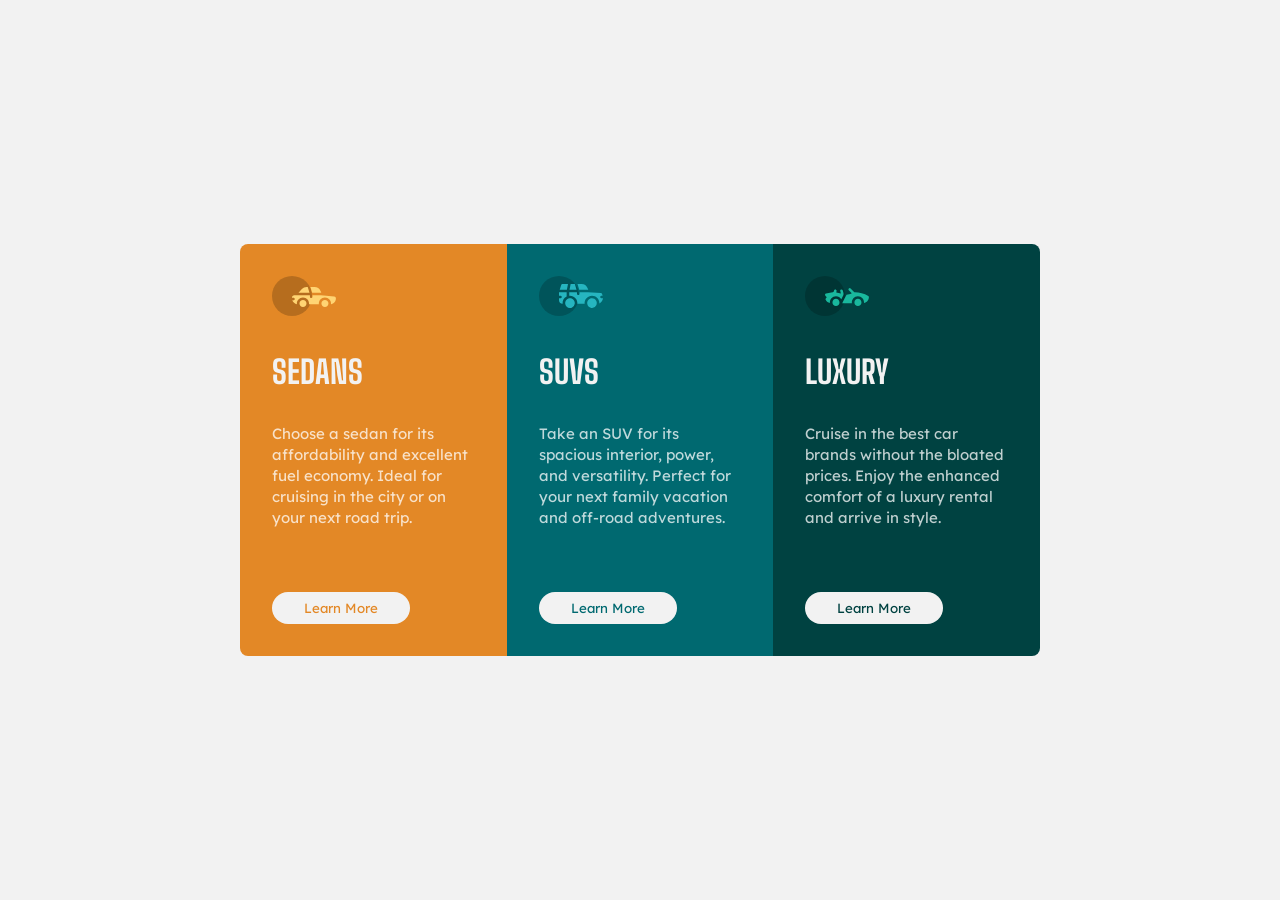
<file: Challenge/3-column-preview-card-component-main/index.html>
<!doctype html>
<html lang="en">
  <head>
    <meta charset="UTF-8" />
    <meta name="viewport" content="width=device-width, initial-scale=1.0" />
    <!-- displays site properly based on user's device -->

    <link
      rel="icon"
      type="image/png"
      sizes="32x32"
      href="./images/favicon-32x32.png"
    />
    <link rel="stylesheet" href="css/style.css">

    <title>Frontend Mentor | 3-column preview card component</title>
  </head>
  <body>
    <section class="container">
      <div class="card-container">
        <div class="card">
          <img src="images/icon-sedans.svg" alt="img" />
          <h2>Sedans</h2>
          <p>
            Choose a sedan for its affordability and excellent fuel economy.
            Ideal for cruising in the city or on your next road trip.
          </p>
          <a href="#">
            <button>learn more</button>
          </a>
        </div>
        <div class="card">
          <img src="images/icon-suvs.svg" alt="img" />
          <h2>SUVs</h2>
          <p>
            Take an SUV for its spacious interior, power, and versatility.
            Perfect for your next family vacation and off-road adventures.
          </p>
          <a href="#">
            <button>learn more</button>
          </a>
        </div>
        <div class="card">
          <img src="images/icon-luxury.svg" alt="img" />
          <h2>Luxury</h2>
          <p>
            Cruise in the best car brands without the bloated prices. Enjoy the
            enhanced comfort of a luxury rental and arrive in style.
          </p>
          <a href="#">
            <button>learn more</button>
          </a>
        </div>
      </div>
    </section>
  </body>
</html>
</file>
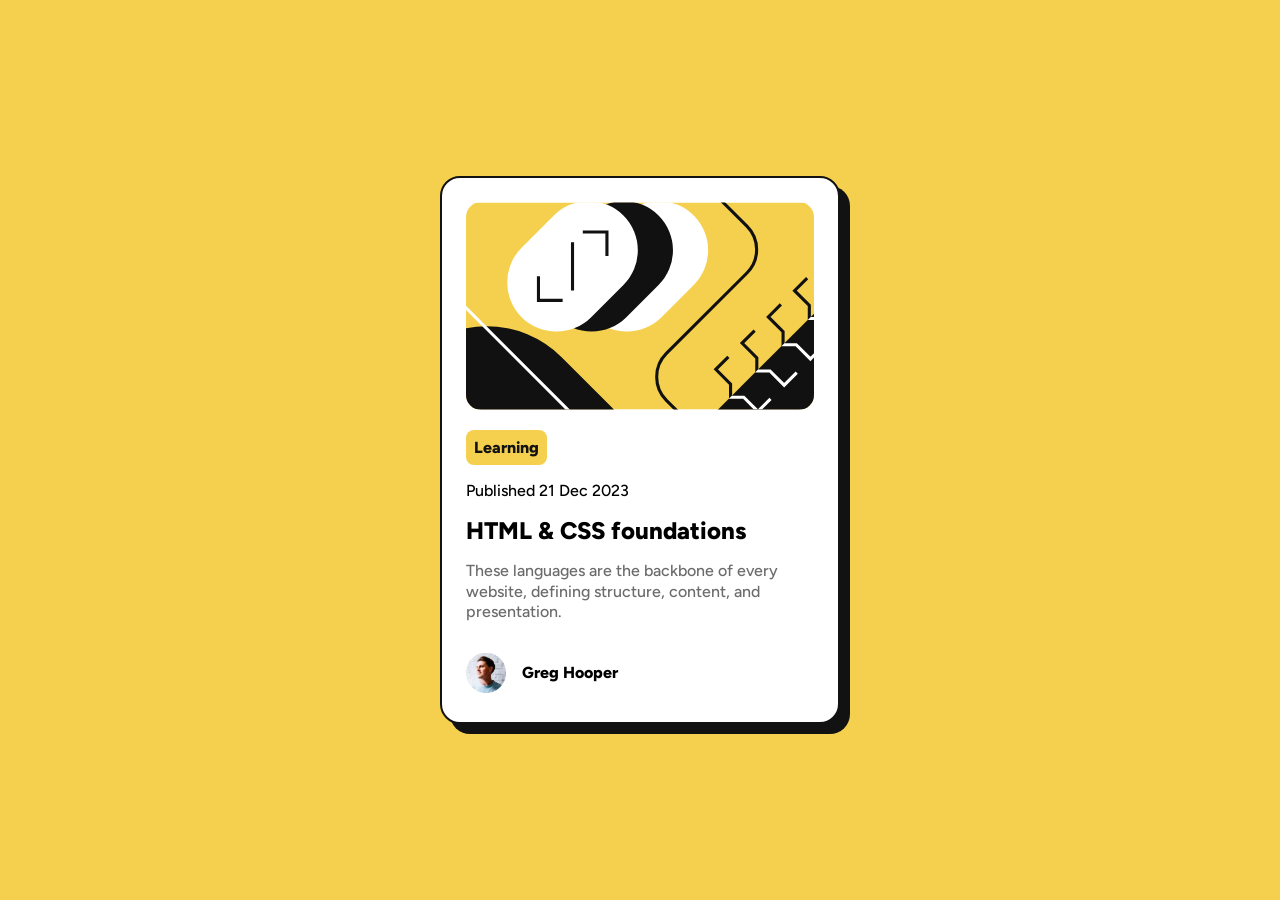
<file: Challenge/blog-preview-card-main/index.html>
<!doctype html>
<html lang="en">
  <head>
    <meta charset="UTF-8" />
    <meta name="viewport" content="width=device-width, initial-scale=1.0" />
    <!-- displays site properly based on user's device -->

    <link
      rel="icon"
      type="image/png"
      sizes="32x32"
      href="./assets/images/favicon-32x32.png"
    />
    <title>Frontend Mentor | Blog preview card</title>
    <link rel="stylesheet" href="assets/css/style.css" />
  </head>
  <body>
    <section class="container">
      <div class="card">
        <img src="assets/images/illustration-article.svg" alt="img" />
        <div class="box">
          <p>Learning</p>
        </div>
        <div class="mini-box">
        <h4>Published 21 Dec 2023</h4>
        <h2>HTML & CSS foundations</h2>
        <p>
          These languages are the backbone of every website, defining structure,
          content, and presentation.
        </p>
        </div>
        <div class="profile">
          <img src="assets/images/image-avatar.webp" alt="img" />
          <p>Greg Hooper</p>
        </div>
      </div>
    </section>
  </body>
</html>
</file>
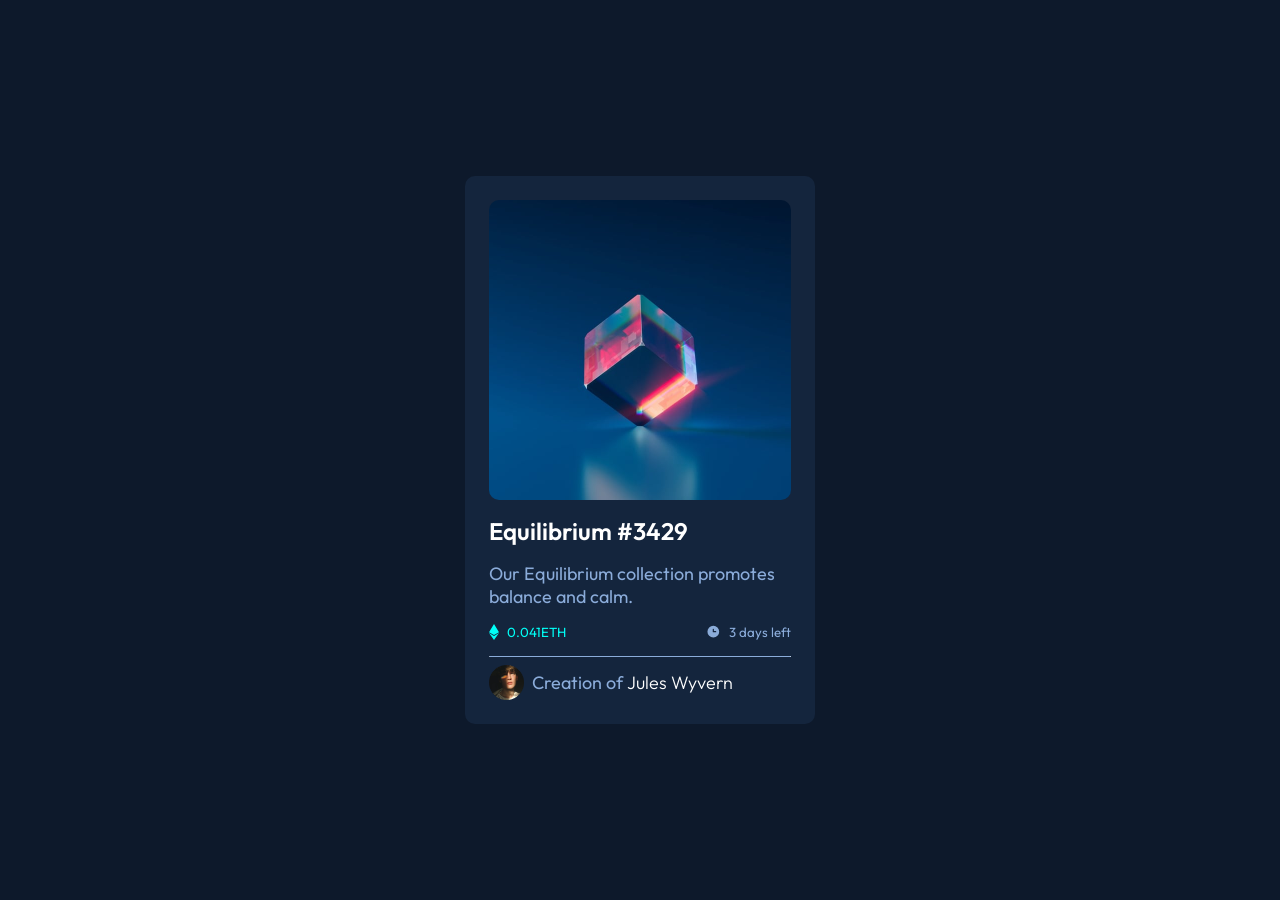
<file: Challenge/nft-preview-card-component-main/index.html>
<!doctype html>
<html lang="en">
  <head>
    <meta charset="UTF-8" />
    <meta name="viewport" content="width=device-width, initial-scale=1.0" />
    <!-- displays site properly based on user's device -->

    <link
      rel="icon"
      type="image/png"
      sizes="32x32"
      href="./images/favicon-32x32.png"
    />

    <title>Frontend Mentor | NFT preview card component</title>
    <link rel="stylesheet" href="css/style.css" />
  </head>
  <body>
    <section class="container">
      <div class="card">
        <div class="box">
        <img src="images/icon-view.svg" alt="img" class="small-img" />
        </div>
        <h2>Equilibrium #3429</h2>
        <p class="description">Our Equilibrium collection promotes balance and calm.</p>
        <div class="item">
          <div class="ethe-item">
          <img src="images/icon-ethereum.svg" alt="icon" />
          <h5>0.041ETH</h5>
          </div>
          <div class="clock-item">
          <img src="images/icon-clock.svg" alt="icon" />
          <h5>3 days left</h5>
          </div>
        </div>
        <hr />
        <div class="profile">
        <img src="images/image-avatar.png" alt="img" />
        <p>Creation of <b>Jules Wyvern</b></p>
        </div>
      </div>
    </section>
  </body>
</html>
</file>
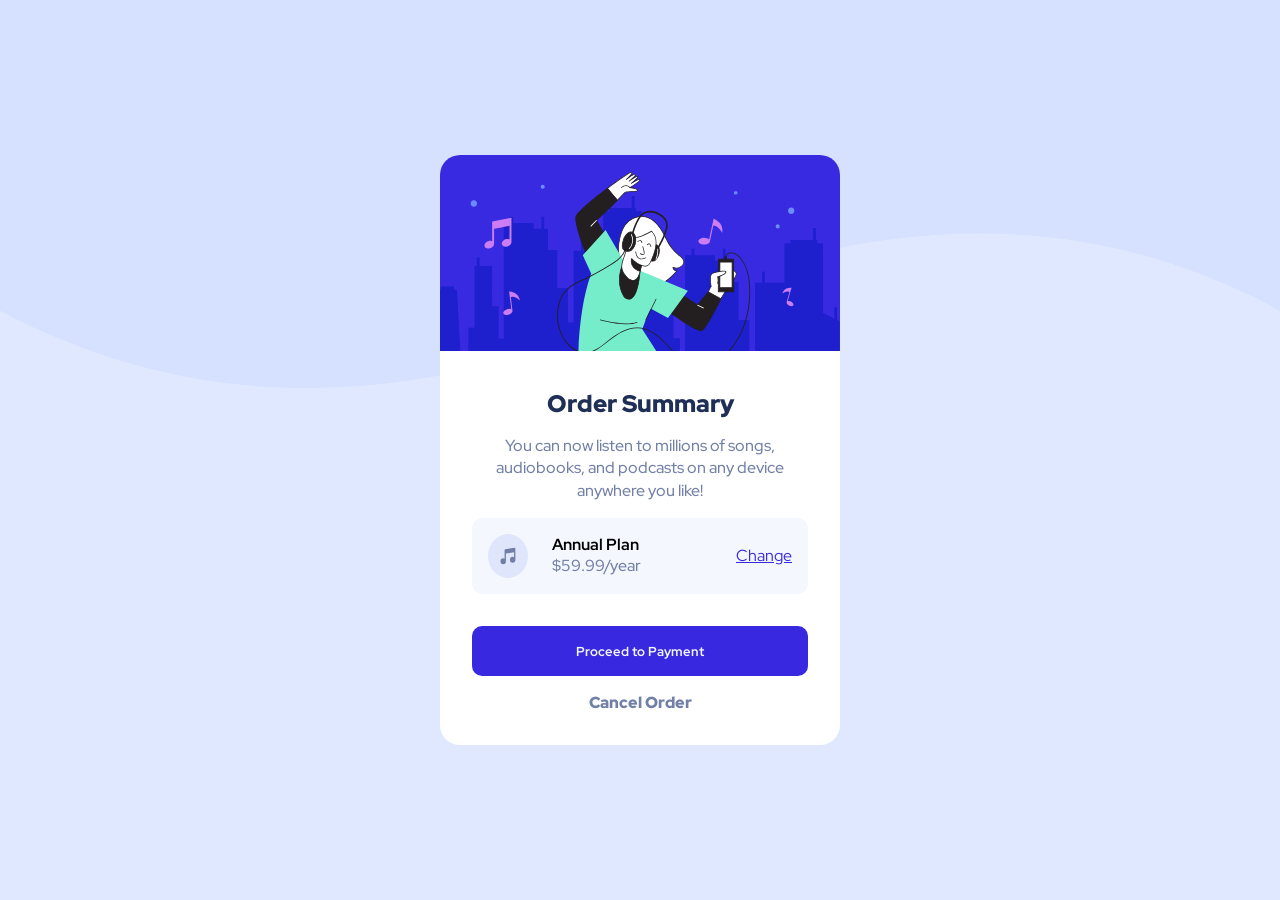
<file: Challenge/order-summary-component-main/index.html>
<!doctype html>
<html lang="en">
  <head>
    <meta charset="UTF-8" />
    <meta name="viewport" content="width=device-width, initial-scale=1.0" />
    <!-- displays site properly based on user's device -->

    <link
      rel="icon"
      type="image/png"
      sizes="32x32"
      href="./images/favicon-32x32.png"
    />

    <title>Frontend Mentor | Order summary card</title>
    <link rel="stylesheet" href="css/style.css" />
  </head>
  <body>
    <section class="container">
      <div class="card">
        <img src="images/illustration-hero.svg" alt="img" />
        <div class="item">
          <h2>Order Summary</h2>
          <p class="description">
            You can now listen to millions of songs, audiobooks, and podcasts on
            any device anywhere you like!
          </p>
          <div class="box">
            <div class="box-price">
              <img src="images/icon-music.svg" alt="icon" />
              <div class="price">
                <h4>Annual Plan</h4>
                <p>$59.99/year</p>
              </div>
            </div>
            <a href="#">Change</a>
          </div>
          <button>Proceed to Payment</button>

          <a href="#" class="cancel">Cancel Order</a>
        </div>
      </div>
    </section>
  </body>
</html>
</file>
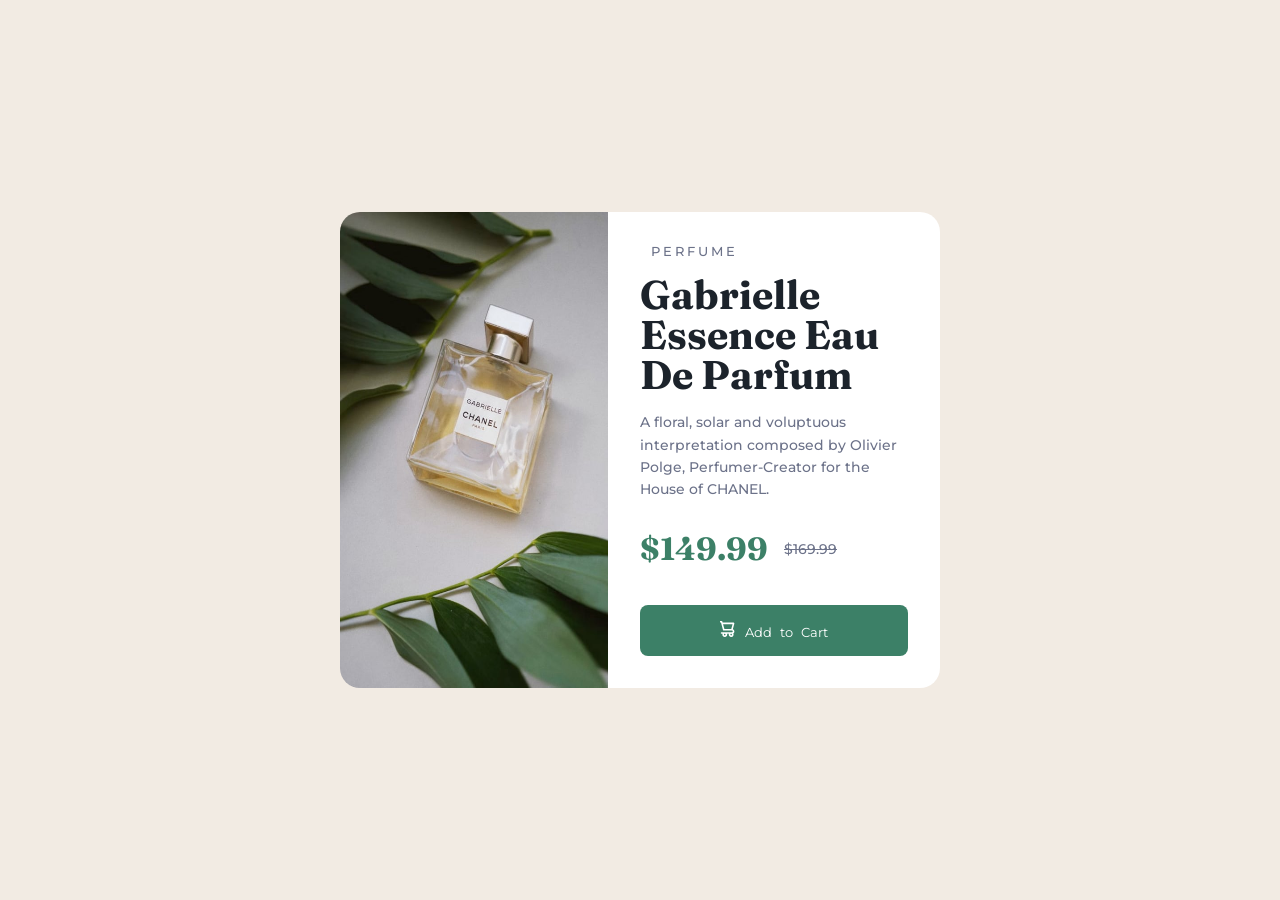
<file: Challenge/product-preview-card-component-main/index.html>
<!doctype html>
<html lang="en">
  <head>
    <meta charset="UTF-8" />
    <meta name="viewport" content="width=device-width, initial-scale=1.0" />
    <!-- displays site properly based on user's device -->

    <link
      rel="icon"
      type="image/png"
      sizes="32x32"
      href="./images/favicon-32x32.png"
    />

    <title>Frontend Mentor | Product preview card component</title>
    <link rel="stylesheet" href="css/style.css">
    </style>
  </head>
  <body>
    <section class="container">
      <div class="card">
        <div class="card-img">
          <img src="images/image-product-desktop.jpg" alt="img" />
        </div>
        <div class="item">
          <h4>Perfume</h4>
          <h2>Gabrielle Essence Eau De Parfum</h2>
          <p>
            A floral, solar and voluptuous interpretation composed by Olivier
            Polge, Perfumer-Creator for the House of CHANEL.
          </p>
          <div class="price">
            <h2>$149.99</h3>
            <p>$169.99</p>
          </div>

          <a href="#"><button><img src="images/icon-cart.svg" alt="icon">Add to Cart</button></a>
        </div>
      </div>
    </section>
  </body>
</html>
</file>
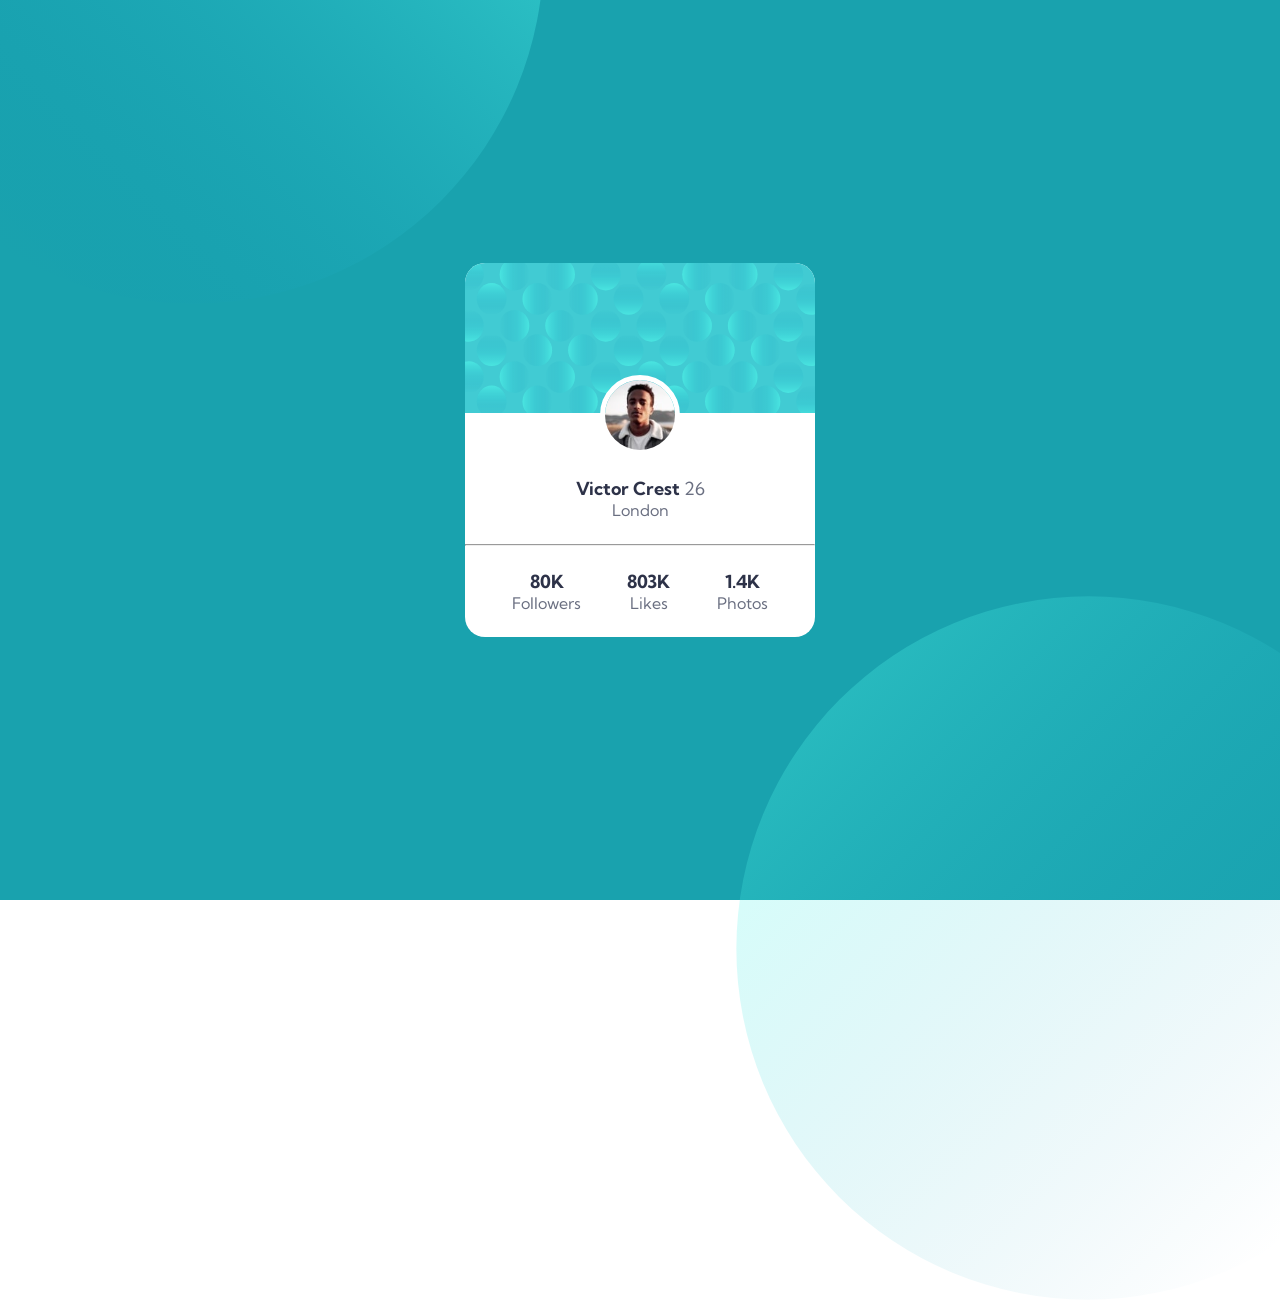
<file: Challenge/profile-card-component-main/index.html>
<!doctype html>
<html lang="en">
  <head>
    <meta charset="UTF-8" />
    <meta name="viewport" content="width=device-width, initial-scale=1.0" />
    <!-- displays site properly based on user's device -->

    <link
      rel="icon"
      type="image/png"
      sizes="32x32"
      href="./images/favicon-32x32.png"
    />

    <title>Frontend Mentor | Profile card component</title>
    <link rel="stylesheet" href="css/style.css" />
  </head>
  <body>
    <section class="container">
      <img src="images/bg-pattern-top.svg" alt="img" class="top-img">
      <img src="images/bg-pattern-bottom.svg" alt="img" class="bottom-img">
      <div class="card">
        <div class="box">
          <img src="images/bg-pattern-card.svg" alt="img" class="box-img"/>
        </div>
        <img src="images/image-victor.jpg" alt="img" class="profile-img" />
        <div class="box2">
        <h2>Victor Crest <b>26</b></h2>
        <p>London</p>
        </div>
        <hr>
        <div class="item">
          <div class="item-msg">
            <h3>80K</h3>
            <p>Followers</p>
          </div>
          <div class="item-msg">
            <h3>803K</h3>
            <p>Likes</p>
          </div>
          <div class="item-msg">
            <h3>1.4K</h3>
            <p>Photos</p>
          </div>
        </div>
      </div>
    </section>
  </body>
</html>
</file>
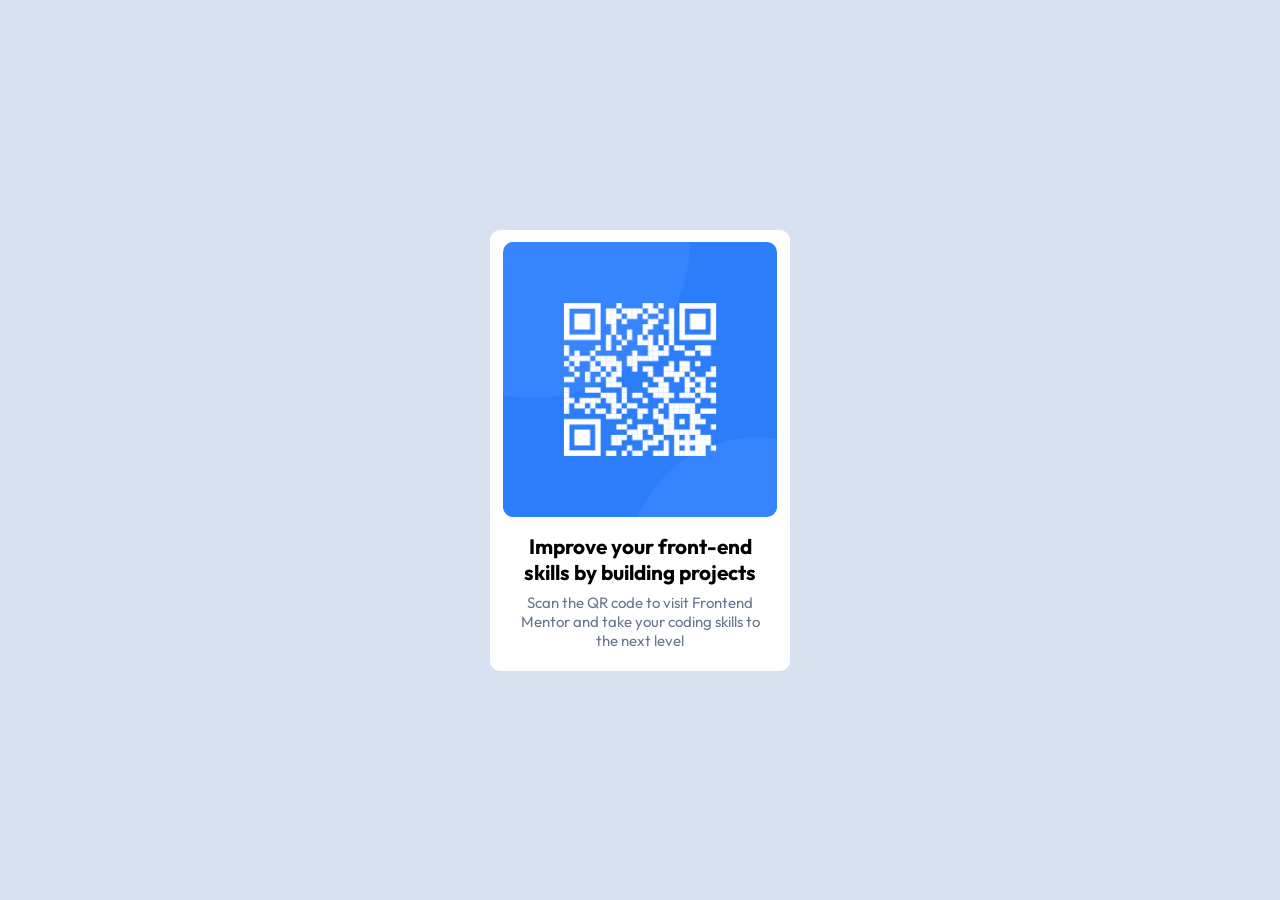
<file: Challenge/qr-code-component-main/index.html>
<!doctype html>
<html lang="en">
  <head>
    <meta charset="UTF-8" />
    <meta name="viewport" content="width=device-width, initial-scale=1.0" />
    <!-- displays site properly based on user's device -->

    <link
      rel="icon"
      type="image/png"
      sizes="32x32"
      href="./images/favicon-32x32.png"
    />

    <title>Frontend Mentor | QR code component</title>
  <link rel="stylesheet" href="css/style.css">
  </head>
  <body>
    <section class="container">
      <div class="card">
        <img src="images/image-qr-code.png" alt="img" />
        <div class="box">
        <h3>Improve your front-end skills by building projects</h3>
        <p>
          Scan the QR code to visit Frontend Mentor and take your coding skills
          to the next level
        </p>
        </div>
      </div>
    </section>
  </body>
</html>
</file>
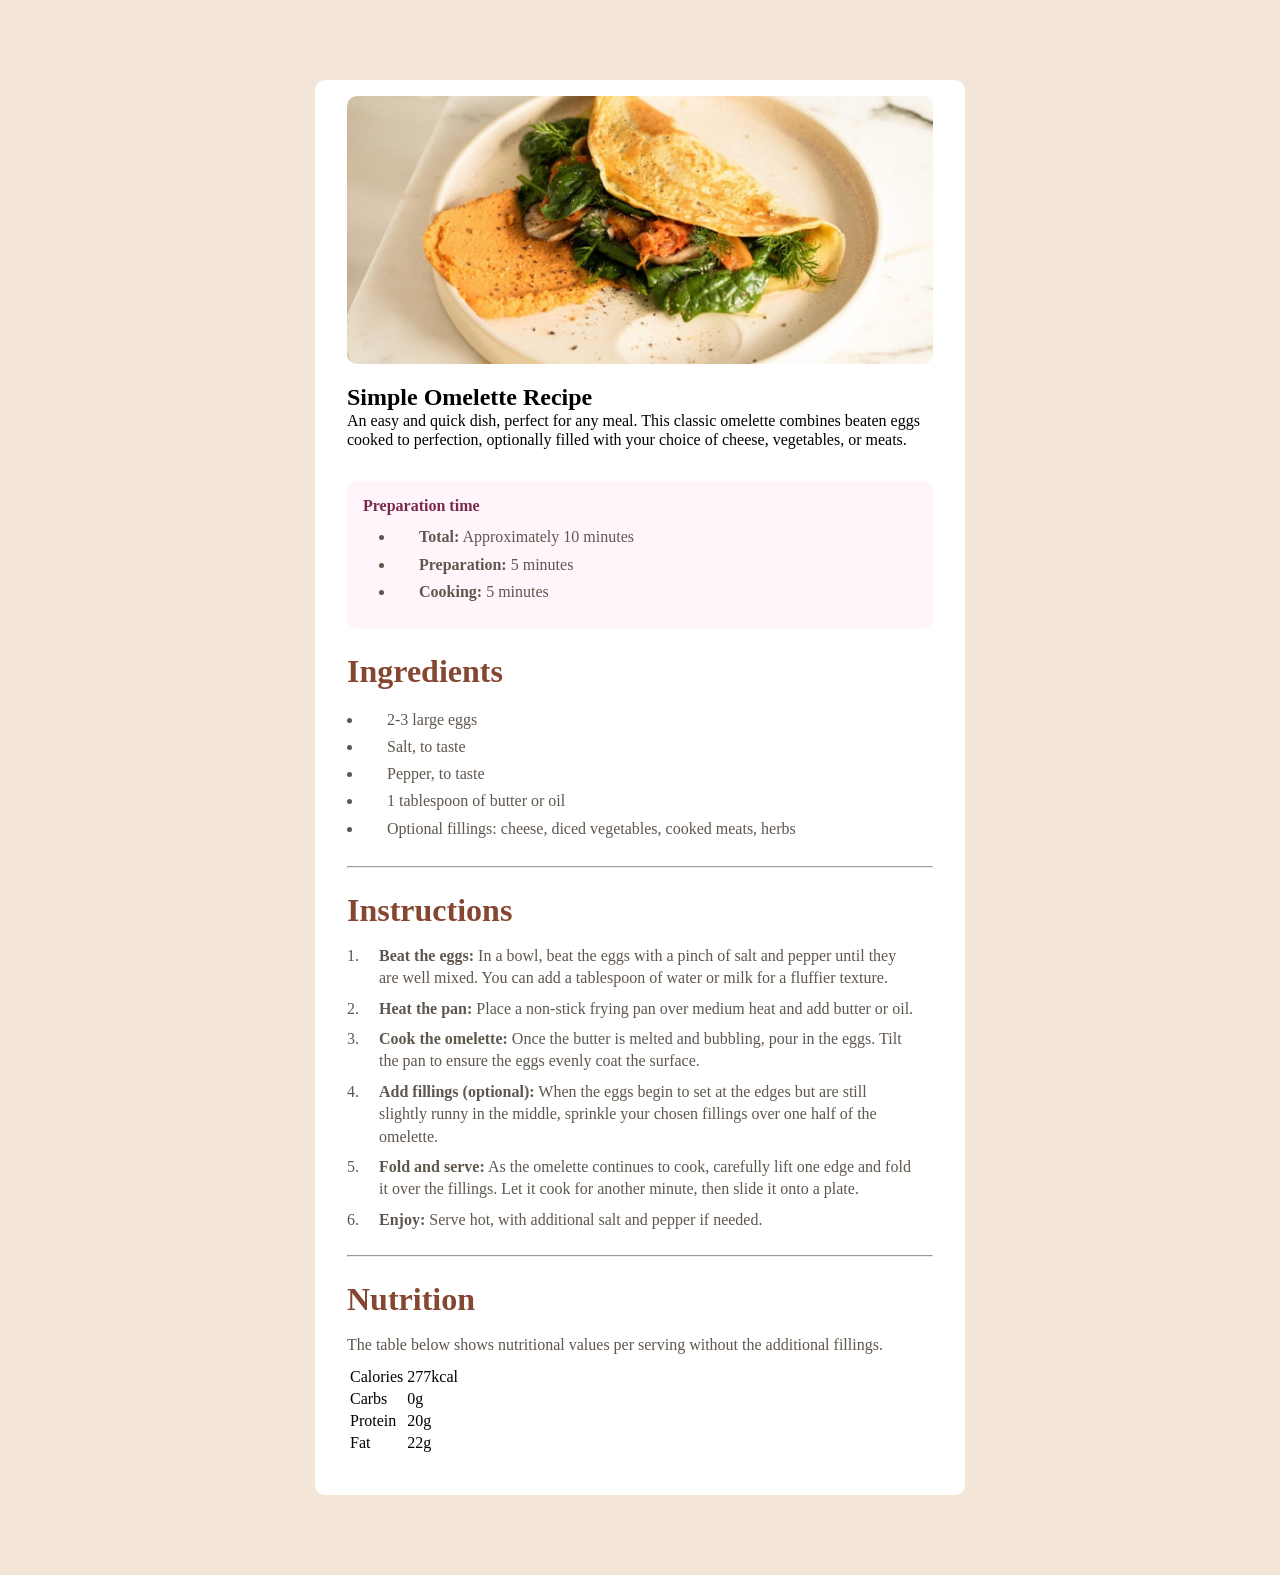
<file: Challenge/recipe-page-main/index.html>
<!doctype html>
<html lang="en">
  <head>
    <meta charset="UTF-8" />
    <meta name="viewport" content="width=device-width, initial-scale=1.0" />
    <!-- displays site properly based on user's device -->

    <link
      rel="icon"
      type="image/png"
      sizes="32x32"
      href="./assets/images/favicon-32x32.png"
    />

    <title>Frontend Mentor | Recipe page</title>
    <link rel="stylesheet" href="css/style.css" />
  </head>
  <body>
    <section class="container">
      <div class="card">
        <img src="assets/images/image-omelette.jpeg" alt="img" />
        <h2>Simple Omelette Recipe</h2>
        <p>
          An easy and quick dish, perfect for any meal. This classic omelette
          combines beaten eggs cooked to perfection, optionally filled with your
          choice of cheese, vegetables, or meats.
        </p>
        <div class="box">
          <h4>Preparation time</h4>
          <ul>
            <li><b>Total:</b> Approximately 10 minutes</li>
            <li><b>Preparation:</b> 5 minutes</li>
            <li><b>Cooking:</b> 5 minutes</li>
          </ul>
        </div>
        <div class="ingredients-box">
        <h3>Ingredients</h3>
        <ul>
          <li>2-3 large eggs</li>
          <li>Salt, to taste</li>
          <li>Pepper, to taste</li>
          <li>1 tablespoon of butter or oil</li>
          <li>
            Optional fillings: cheese, diced vegetables, cooked meats, herbs
          </li>
        </ul>
        </div>
        <hr />
        <div class="instructions-box">
        <h3>Instructions</h3>
        <ol>
          <li><b>Beat the eggs:</b> In a bowl, beat the eggs with a pinch of salt and pepper until they are well mixed. 
  You can add a tablespoon of water or milk for a fluffier texture.</li>
          <li><b>Heat the pan:</b> Place a non-stick frying pan over medium heat and add butter or oil.</li>
          <li><b>Cook the omelette:</b> Once the butter is melted and bubbling, pour in the eggs. Tilt the pan to ensure 
  the eggs evenly coat the surface.</li>
          <li><b>Add fillings (optional):</b> When the eggs begin to set at the edges but are still slightly runny in the 
  middle, sprinkle your chosen fillings over one half of the omelette.</li>
          <li><b>Fold and serve:</b> As the omelette continues to cook, carefully lift one edge and fold it over the 
  fillings. Let it cook for another minute, then slide it onto a plate.</li>
          <li><b>Enjoy:</b> Serve hot, with additional salt and pepper if needed.</li>
        </ol>
        </div>
        <hr>
        <div class="nutrition-box">
        <h3>Nutrition</h3>
        <p>The table below shows nutritional values per serving without the additional fillings.</p>
        <table>
          <tbody>
            <tr>
              <td>Calories</td>
              <td>277kcal</td>
            </tr>
            <tr>
              <td>Carbs</td>
              <td>0g</td>
            </tr>
            <tr>
              <td>Protein</td>
              <td>20g</td>
            </tr>
            <tr>
              <td>Fat</td>
              <td>22g</td>
            </tr>
          </tbody>
        </table>
        </div>
      </div>
    </section>

  </body>
</html>
</file>
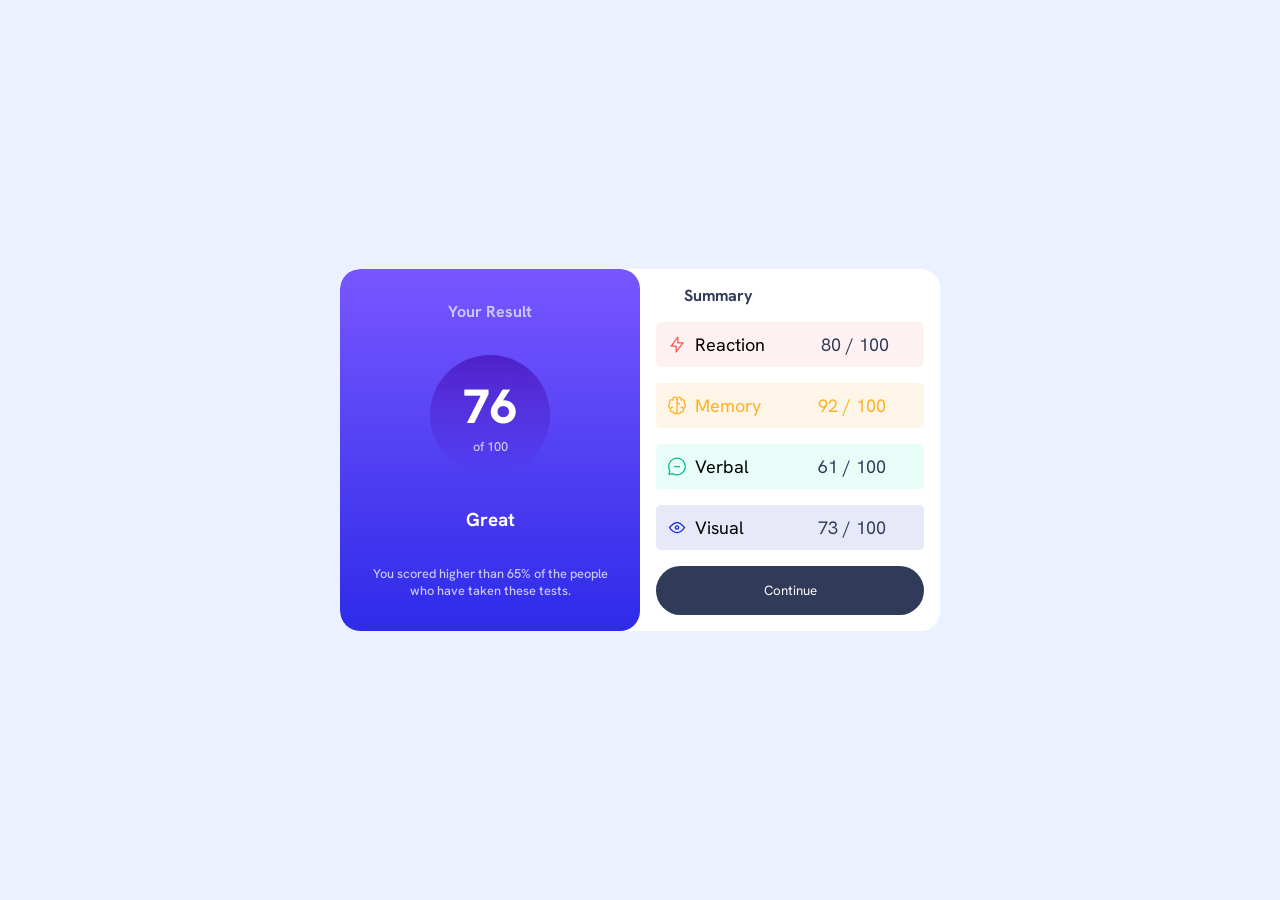
<file: Challenge/results-summary-component-main/index.html>
<!doctype html>
<html lang="en">
  <head>
    <meta charset="UTF-8" />
    <meta name="viewport" content="width=device-width, initial-scale=1.0" />
    <!-- displays site properly based on user's device -->

    <link
      rel="icon"
      type="image/png"
      sizes="32x32"
      href="./assets/images/favicon-32x32.png"
    />

    <title>Frontend Mentor | Results summary component</title>
<link rel="stylesheet" href="css/style.css">
    </style>
  </head>
  <body>
    <section class="main-page">
      <div class="container">
        <div class="card">
          <h4>Your Result</h4>
          <div class="card-circle">
            <div class="card-msg">
            <h2>76</h2>
            <p>of 100</p>
            </div>
          </div>
          <h3>Great</h3>
          <p>
            You scored higher than 65% of the people who have taken these tests.
          </p>
        </div>
        <div class="box">
          <h4>Summary</h4>
          <div class="item">
            <div class="box-item">
              <div class="content1">
                <img src="assets/images/icon-reaction.svg" alt="icon" />
                <p>Reaction</p>
              </div>
              <div class="content2">
                <p>80 / 100</p>
              </div>
            </div>
            <div class="box-item">
              <div class="content1">
                <img src="assets/images/icon-memory.svg" alt="icon" />
                <p>Memory</p>
              </div>
              <div class="content2">
                <p>92 / 100</p>
              </div>
            </div>
            <div class="box-item">
              <div class="content1">
                <img src="assets/images/icon-verbal.svg" alt="icon" />
                <p>Verbal</p>
              </div>
              <div class="content2">
                <p>61 / 100</p>
              </div>
            </div>
            <div class="box-item">
              <div class="content1">
                <img src="assets/images/icon-visual.svg" alt="icon" />
                <p>Visual</p>
              </div>
              <div class="content2">
                <p>73 / 100</p>
              </div>
            </div>
          </div>
          <button>Continue</button>
        </div>
      </div>
    </section>
  </body>
</html>
</file>
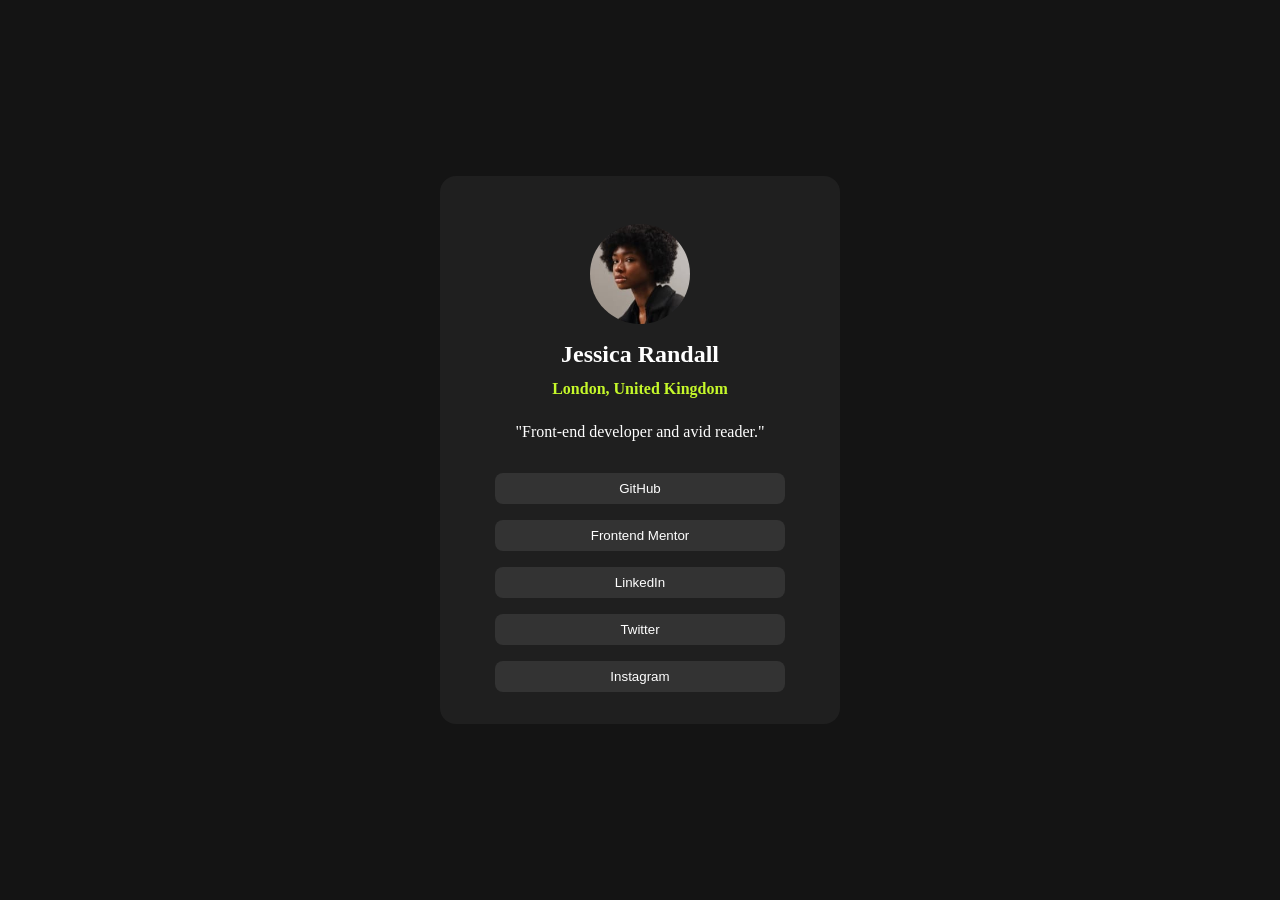
<file: Challenge/social-links-profile-main/index.html>
<!DOCTYPE html>
<html lang="en">
<head>
  <meta charset="UTF-8">
  <meta name="viewport" content="width=device-width, initial-scale=1.0"> <!-- displays site properly based on user's device -->

  <link rel="icon" type="image/png" sizes="32x32" href="./assets/images/favicon-32x32.png">
  
  <title>Frontend Mentor | Social links profile</title>
  <link rel="stylesheet" href="css/style.css">
  <style>
    .attribution { font-size: 0.6875rem; text-align: center; }
    .attribution a { color: hsl(228, 45%, 44%); }
  </style>
</head>
<body>
  <section class="container">
    <div class="box">
      <img src="assets/images/avatar-jessica.jpeg" alt="img">
      <h2>Jessica Randall</h2>
      <h4>London, United Kingdom</h4>
      <p>"Front-end developer and avid reader."</p>
      <div class="item-button">
      <a href="#"><button>GitHub</button></a>
      <a href="#"><button>Frontend Mentor</button></a>
      <a href="#"><button>LinkedIn</button></a>
      <a href="#"><button>Twitter</button></a>
      <a href="#"><button>Instagram</button></a>
      </div>
    </div>
  </section>

  
  
  
  
  
</body>
</html>
</file>
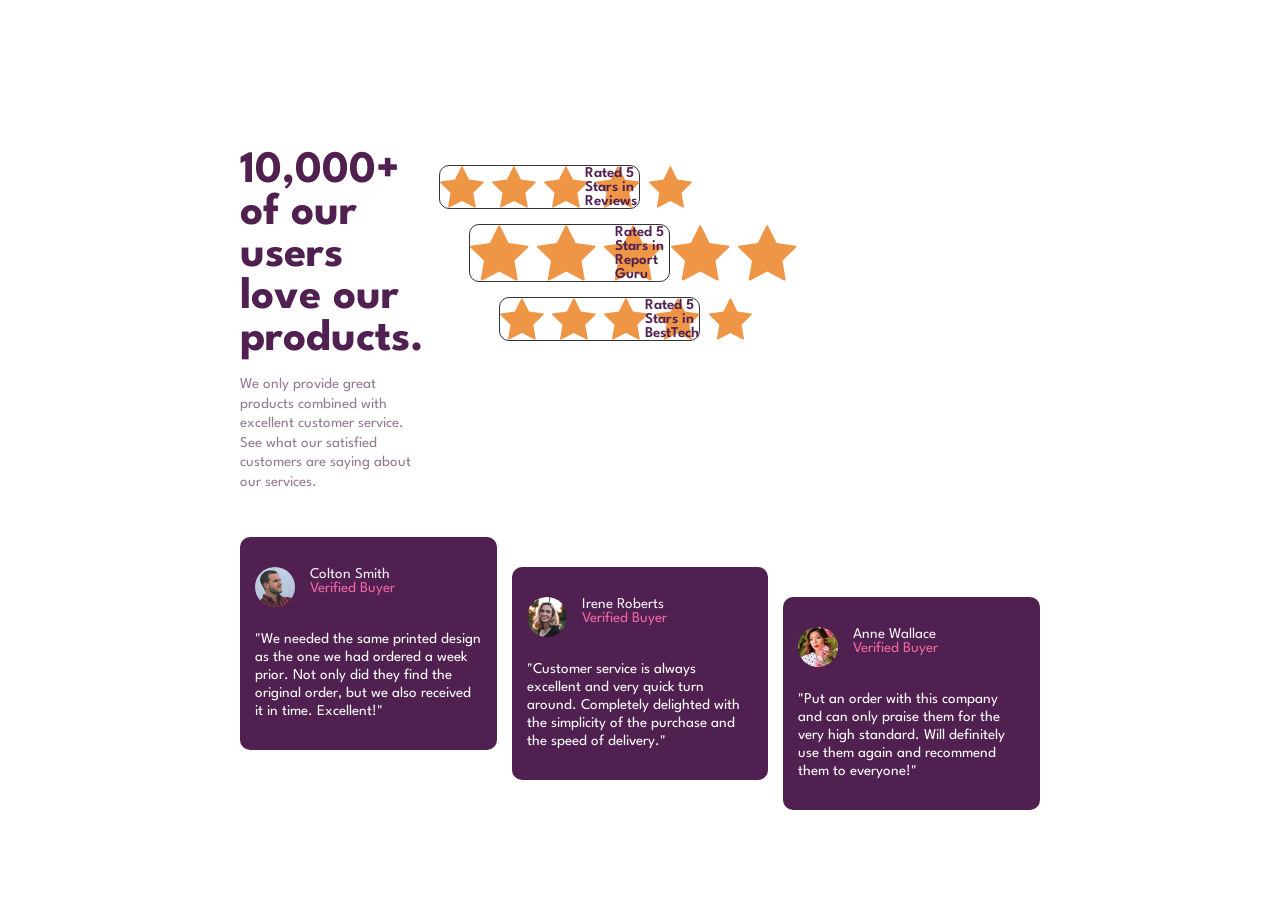
<file: Challenge/social-proof-section-master/index.html>
<!doctype html>
<html lang="en">
  <head>
    <meta charset="UTF-8" />
    <meta name="viewport" content="width=device-width, initial-scale=1.0" />
    <!-- displays site properly based on user's device -->

    <link
      rel="icon"
      type="image/png"
      sizes="32x32"
      href="./images/favicon-32x32.png"
    />

    <title>Frontend Mentor | Social proof section</title>
    <link rel="stylesheet" href="css/style.css" />
  </head>
  <body>
    <section class="main-section">
      <div class="container">
        <div class="box-container">
          <div class="item">
            <h2>10,000+ of our users love our products.</h2>
            <p>
              We only provide great products combined with excellent customer
              service. See what our satisfied customers are saying about our
              services.
            </p>
          </div>
          <div class="box">
            <div class="small-box">
              <div class="box-img">
                <img src="images/icon-star.svg" alt="img" />
                <img src="images/icon-star.svg" alt="img" />
                <img src="images/icon-star.svg" alt="img" />
                <img src="images/icon-star.svg" alt="img" />
                <img src="images/icon-star.svg" alt="img" />
              </div>
              <p>Rated 5 Stars in Reviews</p>
            </div>
            <div class="small-box">
              <div class="box-img">
                <img src="images/icon-star.svg" alt="img" />
                <img src="images/icon-star.svg" alt="img" />
                <img src="images/icon-star.svg" alt="img" />
                <img src="images/icon-star.svg" alt="img" />
                <img src="images/icon-star.svg" alt="img" />
              </div>
              <p>Rated 5 Stars in Report Guru</p>
            </div>
            <div class="small-box">
              <div class="box-img">
                <img src="images/icon-star.svg" alt="img" />
                <img src="images/icon-star.svg" alt="img" />
                <img src="images/icon-star.svg" alt="img" />
                <img src="images/icon-star.svg" alt="img" />
                <img src="images/icon-star.svg" alt="img" />
              </div>
              <p>Rated 5 Stars in BestTech</p>
            </div>
          </div>
        </div>
        <div class="card-container">
          <div class="card">
            <div class="profile">
              <img src="images/image-colton.jpg" alt="img" class="card-img" />
              <div class="profile-msg">
                <h3>Colton Smith</h3>
                <h4>Verified Buyer</h4>
              </div>
            </div>
            <p>
              "We needed the same printed design as the one we had ordered a
              week prior. Not only did they find the original order, but we also
              received it in time. Excellent!"
            </p>
          </div>
          <div class="card">
            <div class="profile">
              <img src="images/image-irene.jpg" alt="img" class="card-img" />
              <div class="profile-msg">
                <h3>Irene Roberts</h3>
                <h4>Verified Buyer</h4>
              </div>
            </div>
            <p>
              "Customer service is always excellent and very quick turn around.
              Completely delighted with the simplicity of the purchase and the
              speed of delivery."
            </p>
          </div>
          <div class="card">
            <div class="profile">
              <img src="images/image-anne.jpg" alt="img" class="card-img" />
              <div class="profile-msg">
                <h3>Anne Wallace</h3>
                <h4>Verified Buyer</h4>
              </div>
            </div>
            <p>
              "Put an order with this company and can only praise them for the
              very high standard. Will definitely use them again and recommend
              them to everyone!"
            </p>
          </div>
        </div>
      </div>
    </section>
  </body>
</html>
</file>
<file: Challenge/3-column-preview-card-component-main/css/style.css>
@import url("https://fonts.googleapis.com/css2?family=Big+Shoulders:opsz,wght@10..72,100..900&family=Lexend+Deca:wght@100..900&display=swap");
:root {
  --Gold-500: hsl(31, 77%, 52%);
  --Cyan-800: hsl(184, 100%, 22%);
  --Green-950: hsl(179, 100%, 13%);
  --Transparent-white: hsla(0, 0%, 100%, 0.75);
  --Gray-100: hsl(0, 0%, 95%);
}

* {
  padding: 0;
  margin: 0;
  box-sizing: border-box;
  font-family: "Lexend Deca", sans-serif;
  font-optical-sizing: auto;
  font-weight: 400;
  font-style: normal;
}
body {
  font-size: 15px;
}
.container {
  width: 100vw;
  min-height: 100vh;
  background-color: var(--Gray-100);
  display: flex;
  align-items: center;
  justify-content: center;
  padding: 3rem 1rem;
  .card-container {
    max-width: 800px;
    display: grid;
    border-radius: 0.5rem;
    overflow: hidden;
    @media(min-width: 768px){
        grid-template-columns: repeat(3, 1fr);
        
    }
    .card {
        padding: 2rem;
        &:nth-child(1){
            background-color: var(--Gold-500);
            button{
                color: var(--Gold-500);
            }
        }
        &:nth-child(2){
            background-color: var(--Cyan-800);
             button{
                color: var(--Cyan-800);
            }
        }
        &:nth-child(3){
            background-color: var(--Green-950);
             button{
                color: var(--Green-950);
            }
        }
      img{

      }
      h2 {
        font-family: "Big Shoulders", sans-serif;
        font-optical-sizing: auto;
        font-weight: 700;
        font-style: normal;
        color: var(--Gray-100);
        padding: 2rem 0;
        font-size: 2rem;
        text-transform: uppercase;
      }
      p {
        color: var(--Transparent-white);
        line-height: 1.4;
      }
      a {
        button {
            margin-top: 1rem;
            padding: 0.5rem 2rem;
            border-radius: 20px;
            border: none;
            text-transform: capitalize;
            background-color: var(--Gray-100);
            @media(min-width: 768px){
                margin-top: 4rem;
            }
            &:hover{
                background-color: transparent;
                color: var(--Gray-100);
                outline: 2px solid ;
            }
        }
      }
    }
  }
}
</file>
<file: Challenge/blog-preview-card-main/assets/css/style.css>
@import url("https://fonts.googleapis.com/css2?family=Figtree:ital,wght@0,300..900;1,300..900&display=swap");
:root {
  --Yellow: hsl(47, 88%, 63%);
  --White: hsl(0, 0%, 100%);
  --Gray-F500: hsl(0, 0%, 42%);
  --Gray-F950: hsl(0, 0%, 7%);
}
* {
  padding: 0;
  margin: 0;
  box-sizing: border-box;
  font-family: "Figtree", sans-serif;
  font-optical-sizing: auto;
  font-style: normal;
}
p {
  font-size: 16px;
}
.container {
  width: 100%;
  min-height: 100vh;
  background-color: var(--Yellow);
  display: grid;
  place-items: center;
  .card {
    max-width: 400px;
    margin: 7rem 1.5rem;
    background-color: var(--White);
    padding: 1.5rem;
    border-radius: 20px;
    border: 2px solid var(--Gray-F950);
    box-shadow: 10px 10px var(--Gray-F950);
    @media (min-width: 768px) {
      width: 400px;
    }
    img {
      width: 100%;
      border-radius: 15px;
    }
    .box {
      background-color: var(--Yellow);
      display: inline-block;
      padding: 0.5rem;
      margin-top: 1rem;
      border-radius: 8px;
      p {
        font-weight: 800;
        color: var(--Gray-F950);
      }
    }
    .mini-box {
      h4 {
        margin-top: 1rem;
        font-weight: 500;
      }
      h2 {
        margin-top: 1rem;
        font-weight: 800;
        &:hover {
          color: var(--Yellow);
        }
      }
      p {
        font-weight: 500;
        color: var(--Gray-F500);
        margin-top: 1rem;
        line-height: 1.3;
      }
    }
    .profile {
      margin-top: 1.5rem;
      display: flex;
      align-items: center;
      img {
        width: 40px;
        aspect-ratio: 1/1;
        object-fit: cover;
      }
      p {
        font-weight: 800;
        margin: 1rem;
      }
    }
  }
}
</file>
<file: Challenge/nft-preview-card-component-main/css/style.css>
@import url("https://fonts.googleapis.com/css2?family=Outfit:wght@100..900&display=swap");
:root {
  --Blue-500: hsl(215, 51%, 70%);
  --Cyan-400: hsl(178, 100%, 50%);
  --Cyan-500: hsla(178, 100%, 50%, 0.495);
  --Blue-950: hsl(217, 54%, 11%);
  --Blue-900: hsl(216, 50%, 16%);
  --Blue-800: hsl(215, 32%, 27%);
  --White: hsl(0, 0%, 100%);
}
* {
  margin: 0;
  padding: 0;
  box-sizing: border-box;
  font-family: "Outfit", sans-serif;
  font-optical-sizing: auto;
  font-style: normal;
}
p {
  font-size: 18px;
}
.container {
  width: 100%;
  min-height: 100vh;
  background-color: var(--Blue-950);
  display: grid;
  place-items: center;
  .card {
    width: 350px;
    border-radius: 10px;
    background-color: var(--Blue-900);
    padding: 1.5rem;
    /* @media (min-width: 768px) {
        width: 350px;
    } */
    .box {
      width: 100%;
      height: 300px;
      background-color: var(--Cyan-500);
      background-image: url(../images/image-equilibrium.jpg);
      background-size: cover;
      display: grid;
      place-items: center;
      border-radius: 10px;
      &:hover {
        background-blend-mode: overlay;
        .small-img {
          display: block;
        }
      }
      .small-img {
        width: 40px;
        aspect-ratio: 1/1;
        display: none;
      }
    }
    h2 {
      color: var(--White);
      font-weight: 600;
      margin-top: 1rem;
      &:hover {
        color: var(--Cyan-400);
      }
    }
    .description {
      margin-top: 1rem;
      color: var(--Blue-500);
      font-weight: 400;
    }
    .item {
      display: flex;
      justify-content: space-between;
      margin: 1rem auto;
      .ethe-item {
        display: flex;
        justify-content: center;
        align-items: center;
        img {
          width: 10px;
        }
        h5 {
          margin-left: 0.5rem;
          color: var(--Cyan-400);
          font-weight: 400;
        }
      }
      .clock-item {
        display: flex;
        justify-content: center;
        align-items: center;
        /* background-color: #fff; */
        img {
          width: 15px;
        }
        h5 {
          color: var(--Blue-500);
          margin-left: 0.5rem;
          font-weight: 400;
        }
      }
    }
    hr {
      border-bottom: 0;
      border-top: 0.3px solid var(--Blue-500);
    }
    .profile {
      margin-top: 0.5rem;
      display: flex;
      align-items: center;
      img {
        width: 35px;
      }
      p {
        margin-left: 0.5rem;
        color: var(--Blue-500);
        b {
          color: var(--White);
          font-weight: 300;
          &:hover {
            color: var(--Cyan-400);
          }
        }
      }
    }
  }
}
</file>
<file: Challenge/order-summary-component-main/css/style.css>
@import url("https://fonts.googleapis.com/css2?family=Red+Hat+Display:ital,wght@0,300..900;1,300..900&display=swap");
:root {
  --Blue-100: hsl(225, 100%, 94%);
  --Blue-700: hsl(245, 75%, 52%);

  --Blue-50: hsl(225, 100%, 98%);
  --Gray-600: hsl(224, 23%, 55%);
  --Blue-950: hsl(223, 47%, 23%);
}
* {
  padding: 0;
  margin: 0;
  box-sizing: border-box;
  font-family: "Red Hat Display", sans-serif;
  font-optical-sizing: auto;
  font-style: normal;
}
p {
  font-size: 16px;
}
.container {
  width: 100%;
  background-image: url(../images/pattern-background-mobile.svg);
  height: 100vh;
  background-size: contain;
  background-repeat: no-repeat;
  display: flex;
  align-items: center;
  justify-content: center;
  background-color: var(--Blue-100);
  @media (min-width: 768px) {
    background-image: url("../images/pattern-background-desktop.svg");
  }
  .card {
    max-width: 400px;
    background-color: #fff;
    border-radius: 20px;
    margin: 1rem;
    overflow: hidden;
    @media (min-width: 768px) {
      width: 400px;
    }
    img {
      width: 100%;
    }
    .item {
      display: grid;
      place-items: center;
      padding: 2rem;
      h2 {
        color: var(--Blue-950);
        font-weight: 900;
      }
      .description {
        margin-top: 1rem;
        text-align: center;
      }
      p {
        color: var(--Gray-600);
        line-height: 1.4;
        font-weight: 500;
      }
      .box {
        display: flex;
        align-items: center;
        justify-content: space-between;
        background-color: var(--Blue-50);
        min-width: 100%;
        padding: 1rem;
        border-radius: 10px;
        margin: 1rem;
        .box-price {
          display: flex;
          img {
            width: 40px;
            aspect-ratio: 1/1;
          }
          .price {
            margin-left: 1.5rem;
            h4 {
              font-weight: 700;
            }
            p {
              font-weight: 500;
            }
          }
        }
        a {
          /* margin-left: 4rem; */
          text-decoration: underline;
          color: var(--Blue-700);
          &:hover {
            text-decoration: none;
          }
        }
      }
      button {
        margin-top: 1rem;
        width: 100%;
        padding: 1rem;
        border-radius: 10px;
        border: none;
        background-color: var(--Blue-700);
        color: var(--Blue-50);
        font-weight: 700;
        &:hover {
          opacity: 0.8;
        }
      }
      .cancel {
        margin-top: 1rem;
        color: var(--Gray-600);
        font-weight: 900;
        text-decoration: none;
        &:hover {
          color: var(--Blue-950);
          font-weight: 900;
        }
      }
    }
  }
}
</file>
<file: Challenge/product-preview-card-component-main/css/style.css>
@import url("https://fonts.googleapis.com/css2?family=Fraunces:ital,opsz,wght@0,9..144,100..900;1,9..144,100..900&family=Montserrat:ital,wght@0,100..900;1,100..900&display=swap");
:root {
  --Green-500: hsl(158, 36%, 37%);
  --Green-700: hsl(158, 42%, 18%);
  --Black: hsl(212, 21%, 14%);
  --Grey: hsl(228, 12%, 48%);
  --Cream: hsl(30, 38%, 92%);
  --White: hsl(0, 0%, 100%);
}
* {
  padding: 0;
  margin: 0;
  box-sizing: border-box;
  font-family: "Montserrat", sans-serif;
  font-optical-sizing: auto;
  font-style: normal;
}
h2 {
  font-family: "Fraunces", serif;
  font-optical-sizing: auto;
  font-weight: 700;
  font-style: normal;
  font-variation-settings:
    "SOFT" 0,
    "WONK" 0;
}
p {
  font-size: 14px;
}
.container {
  width: 100%;
  min-height: 100vh;
  background-color: var(--Cream);
  display: grid;
  place-items: center;
  .card {
    max-width: 600px;
    /* background-color: #d23535; */
    display: grid;
    /* padding: 2rem 2rem; */
    margin: 2rem 2rem;
    border-radius: 20px;
    overflow: hidden;
    @media (min-width: 768px) {
      width: 600px;
      grid-template-columns: repeat(2, 1fr);
    }
    .card-img {
      img {
        width: 100%;
        height: 100%;
      }
    }
    .item {
      background-color: var(--White);
      display: grid;
      place-items: center;
      padding: 2rem 2rem;
      h4 {
        margin-right: 10rem;
        color: var(--Grey);
        text-transform: uppercase;
        font-weight: 500;
        letter-spacing: 3px;
        font-size: 0.8rem;
      }
      h2 {
        margin-top: 1rem;
        color: var(--Black);
        font-size: 2.5rem;
        line-height: 1;
      }
      p {
        margin-top: 1rem;
        font-weight: 500;
        color: var(--Grey);
        line-height: 1.6;
      }
      .price {
        display: flex;
        margin-top: 1rem;
        width: 100%;
        h2 {
          font-size: 2rem;
          color: var(--Green-500);
          /* margin-right: 3rem; */
        }
        p {
          text-decoration: line-through;
          margin: 1.3rem 1rem;
        }
      }
      a {
        button {
          width: 100%;
          margin-top: 1.5rem;
          background-color: var(--Green-500);
          padding: 1rem 5rem;
          color: var(--White);
          border: none;
          border-radius: 0.5rem;
          word-spacing: 5px;
          white-space: nowrap;
          gap: 1rem;
          &:hover {
            background-color: var(--Green-700);
          }
          img {
            margin-right: 10px;
          }
        }
      }
    }
  }
}
</file>
<file: Challenge/profile-card-component-main/css/style.css>
@import url("https://fonts.googleapis.com/css2?family=Kumbh+Sans:wght,YOPQ@100..900,300&display=swap");
:root {
  --Blue-600: hsl(185, 75%, 39%);
  --Navy-950: hsl(229, 23%, 23%);
  --Gray-500: hsl(227, 10%, 46%);

  --Gray-100: hsl(225, 10%, 92%);
}
* {
  margin: 0;
  padding: 0;
  box-sizing: border-box;
  font-family: "Kumbh Sans", sans-serif;
  font-optical-sizing: auto;
  font-style: normal;
  font-variation-settings: "YOPQ" 300;
}
body {
  overflow: hidden;
}
.container {
  width: 100%;
  height: 100vh;
  /* background-image: url(../images/bg-pattern-bottom.svg); */
  /* background-size: cover; */
  display: grid;
  place-items: center;
  background-color: var(--Blue-600);
  overflow: hidden;
  .top-img {
    width: 80%;
    position: absolute;
    top: -8rem;
    left: -5rem;
    @media (min-width:768px) {
      display: none;
    }
    @media (min-width: 992px) {
      top: -25rem;
      left: -10rem;
      display: block;
      width: 55%;
    }
  }
  .bottom-img {
    position: absolute;
     width: 80%;
    position: absolute;
    bottom: -8rem;
    right: -5rem;
     @media (min-width:768px) {
      display: none;
    }
    @media (min-width: 992px) {
      bottom: -25rem;
      right: -10rem;
      display: block;
      width: 55%;
    }
    
  }

  .card {
    max-width: 350px;
    background-color: #fff;
    position: relative;
    text-align: center;
    border-radius: 20px;
    overflow: hidden;
    @media (min-wi) {
      
    }
    .box {
      width: 100%;
      height: 150px;
      .box-img {
        width: 100%;
        height: 100%;
      }
    }
    .profile-img {
      width: 80px;
      border-radius: 50%;
      aspect-ratio: 1/1;
      position: absolute;
      inset: 0;
      margin: auto;
      border: 5px solid #fff;
      margin-top: 7rem;
    }
    .box2 {
      width: 100%;
      /* height: 100px; */
      /* background-color: #e55d5d; */
      margin-top: 4rem;
      margin-bottom: 1.5rem;
      h2 {
        margin-top: 2rem;
        color: var(--Navy-950);
        font-weight: 700;
        font-size: 18px;
        b {
          color: var(--Gray-500);
          font-weight: 400;
        }
      }
      p {
        color: var(--Gray-500);
        font-weight: 400;
      }
    }
    .item {
      display: flex;
      justify-content: space-around;
      padding: 1.5rem;
      .item-msg {
        h3 {
          font-size: 18px;
          color: var(--Navy-950);
          font-weight: 700;
        }
        p {
          color: var(--Gray-500);
          font-weight: 400;
        }
      }
    }
  }
}
</file>
<file: Challenge/qr-code-component-main/css/style.css>
@import url("https://fonts.googleapis.com/css2?family=Outfit:wght@100..900&display=swap");
:root {
  --White: hsl(0, 0%, 100%);

  --Slate-300: hsl(212, 45%, 89%);
  --Slate-500: hsl(216, 15%, 48%);
  --Slate-900: hsl(218, 44%, 22%);
}
* {
  margin: 0;
  padding: 0;
  box-sizing: border-box;
  font-family: "Outfit", sans-serif;
  font-optical-sizing: auto;
  font-style: normal;
}
p {
  font-size: 15px;
}
.container{
    width: 100%;
    height: 100vh;
    display: flex;
    align-items: center;
    justify-content: center;
    background-color: var(--Slate-300);
    .card{
        width: 300px;
        background-color: var(--White);
        padding: 0.8rem;
        display: grid;
        place-items: center;
        border-radius: 10px;
        img{
            width: 100%;
            /* margin: 1rem 0.5rem; */
            border-radius: 10px;
        }
        .box{   
            padding: 0.5rem; 
            margin-top: 0.5rem;
        h3{
            align-items: center;
            font-weight: 700;
            text-align: center;  
            font-size: 1.3rem;
        }
        p{
            color: var(--Slate-500);
            font-weight: 400;
            text-align: center;
            margin-top: 0.5rem;
        }
    }
    }
}
</file>
<file: Challenge/recipe-page-main/css/style.css>
:root {
  --White: hsl(0, 0%, 100%);
  --Stone-00: hsl(30, 54%, 90%);
  --Stone-150: hsl(30, 18%, 87%);
  --Stone-600: hsl(30, 10%, 34%);
  --Stone-900: hsl(24, 5%, 18%);
  --Brown-800: hsl(14, 45%, 36%);
  --Rose-800: hsl(332, 51%, 32%);
  --Rose-50: hsl(330, 100%, 98%);
}
* {
  padding: 0;
  margin: 0;
  box-sizing: border-box;
}
body {
  font-size: 16px;
}
@media(min-width: 768px)
{
.container {
  width: 100vw;
  min-height: 100vh;
  display: flex;
  align-items: center;
  justify-content: center;
  background-color: var(--Stone-00);
  .card{
    padding: 1rem 2rem;
    margin: 5rem;
    width: 650px;
  }
}

}
.container {
  width: 100vw;
  min-height: 100vh;
  display: flex;
  align-items: center;
  justify-content: center;
  background-color: var(--Stone-00);
  .card {
    width: 650px;
    overflow: hidden;
    background-color: var(--White);
    /* padding: 1rem 2rem; */
    border-radius: 10px;
    
    img {
      width: 100%;
      object-fit: cover;
      border-radius: 10px;
    }
    h2 {
      margin-top: 1rem;
    }
    p {
      line-height: 1.2;
    }
    .box {
      margin-top: 2rem;
      background-color: var(--Rose-50);
      padding: 1rem 1rem;
      border-radius: 10px;
      h4 {
        color: var(--Rose-800);
      }
      ul {
        padding: 0.5rem 2rem;
        li {
          padding: 0 1.5rem;
          color: var(--Stone-600);
          line-height: 1.7;
        }
      }
    }
    .ingredients-box {
      margin: 0.5rem auto;
      padding: 1rem 0rem;
      h3 {
        color: var(--Brown-800);
        font-size: 2rem;
        margin-left: 0;
      }
      ul {
        margin-top: 1rem;
        padding-left: 1rem;
        li {
          padding: 0 1.5rem;
          color: var(--Stone-600);
          line-height: 1.7;
        }
      }
    }
    .instructions-box {
      margin: 0.5rem auto;
      padding: 1rem 0rem;
      h3 {
        color: var(--Brown-800);
        font-size: 2rem;
        margin-left: 0;
      }
      ol {
        margin-top: 1rem;
        padding-left: 1rem;
        li {
          padding: 0 1rem;
          color: var(--Stone-600);
          line-height: 1.4;
          &:nth-child(2) {
            margin-top: 0.5rem;
          }
          &:nth-child(3) {
            margin-top: 0.5rem;
          }
          &:nth-child(4) {
            margin-top: 0.5rem;
          }
          &:nth-child(5) {
            margin-top: 0.5rem;
          }
          &:nth-child(6) {
            margin-top: 0.5rem;
          }
        }
      }
    }
    .nutrition-box {
      margin: 0.5rem auto;
      padding: 1rem 0rem;
      h3 {
        color: var(--Brown-800);
        font-size: 2rem;
        margin-left: 0;
      }
      p {
        margin-top: 1rem;
        color: var(--Stone-600);
        line-height: 1.4;
      }
      table {
         margin-top: 0.5rem;
        tbody {
           border: 1px solid #fff;
          tr {
            border: 1px solid #fff;
            td {
                border: 1px solid #fff;
            }
          }
        }
      }
    }
  }
}
</file>
<file: Challenge/results-summary-component-main/css/style.css>
@font-face {
  font-family: "Hanken";
  src: url("../assets/fonts/HankenGrotesk-VariableFont_wght.ttf");
}
:root {
  --White: hsl(0, 0%, 100%);
  --Pale-blue: hsl(221, 100%, 96%);
  --Light-lavender: hsl(241, 100%, 89%);
  --Dark-gray-blue: hsl(224, 30%, 27%);

  --Light-red: hsl(0, 100%, 67%);
  --Orangey-yellow: hsl(39, 100%, 56%);
  --Green-teal: hsl(166, 100%, 37%);
  --Cobalt-blue: hsl(234, 85%, 45%);

  --Light-red-tran: hsl(0, 87%, 97%);
  --Orangey-yellow-tran: hsl(39, 77%, 95%);
  --Green-teal-tran: hsl(167, 83%, 95%);
  --Cobalt-blue-tran: hsl(233, 55%, 94%);
  /* Gradients */
  --Light-slate-blue: hsl(252, 100%, 67%);
  --Light-royal-blue: hsl(241, 81%, 54%);
  --Violet-blue: hsla(256, 72%, 46%, 1);
  --Persian-blue: hsla(241, 72%, 46%, 0);
}
p {
  font-size: 18px;
}
* {
  margin: 0;
  padding: 0;
  box-sizing: border-box;
  font-family: "Hanken";
}
.main-page {
  max-width: 100%;
  height: 100vh;
  background-color: var(--Pale-blue);
  display: grid;

  @media (min-width: 768px) {
    place-items: center;
  }
  .container {
    max-width: 700px;
    /* height: 100%; */
    background-color: var(--White);
    display: grid;
    border-radius: 20px;
    overflow: hidden;
    @media (min-width: 768px) {
      width: 600px;
      grid-template-columns: repeat(2, 1fr);
    }
    .card {
      /* background-color: var(--Dark-gray-blue); */
      background-image: linear-gradient(
        var(--Light-slate-blue),
        var(--Light-royal-blue)
      );
      display: grid;
      place-items: center;
      padding: 1rem 2rem;
      /* z-index: 2; */
      border-radius: 20px;
      h4 {
        color: var(--Light-lavender);
      }
      .card-circle {
        width: 120px;
        aspect-ratio: 1/1;
        border-radius: 50%;
        display: grid;
        place-items: center;
        /* background-color: var(--Violet-blue); */
        overflow: hidden;
        background-image: linear-gradient(
          to top,
          var(--Persian-blue),
          var(--Violet-blue)
        );
        .card-msg {
          display: grid;
          place-items: center;
          h2 {
            color: var(--White);
            font-weight: 800;
            font-size: 3rem;
          }
          p {
            color: var(--Light-lavender);
            font-size: 0.8rem;
            font-weight: 500;
          }
        }
      }
      h3 {
        color: var(--White);
      }
      p {
        color: var(--Light-lavender);
        font-size: 0.8rem;
        font-weight: 500;
        text-align: center;
      }
    }
    .box {
      background-color: var(--White);
      display: grid;
      place-items: center;
      padding: 1rem;
      h4 {
        margin-right: 9rem;
        color: var(--Dark-gray-blue);
        font-weight: 700;
      }
      .item {
        margin-top: 1rem;
        display: grid;
        grid-template-rows: auto;
        /* border: 1px solid; */
        gap: 1rem;
        /* grid-template-columns: repeat(2,1fr); */
        .box-item {
          display: grid;
          grid-template-columns: repeat(2, 1fr);
          gap: 3.5rem;
          padding: 10px;
          border-radius: 5px;
          border: 1px solid transparent;
          background-color: var(--Light-red-tran);
          &:nth-child(2) {
            background-color: var(--Orangey-yellow-tran);
            p{
              color: var(--Orangey-yellow)
            }
          }
          &:nth-child(3) {
            background-color: var(--Green-teal-tran);
          }
          &:nth-child(4) {
            background-color: var(--Cobalt-blue-tran);
          }

          .content1 {
            display: flex;
            img {
              margin-right: 0.5rem;
            }
            /* p {
              color: var(--Light-red);
              &:nth-child(2) {
                color: var(--Orangey-yellow);
              }
              &:nth-child(3) {
                color: var(--Green-teal);
              }
              &:nth-child(4) {
                color: var(--Cobalt-blue);
              }
            } */
          }
          .content2 {
            color: var(--Dark-gray-blue);
          }
        }
      }
      button {
        margin-top: 1rem;
        width: 100%;
        padding: 1rem;
        border: none;
        border-radius: 2rem;
        background-color: var(--Dark-gray-blue);
        color: var(--White);
        &:hover {
          background-color: var(--Cobalt-blue);
        }
      }
    }
  }
}
</file>
<file: Challenge/social-links-profile-main/css/style.css>
:root{
--Green: hsl(75, 94%, 57%);
--White: hsl(0, 0%, 100%);
--Grey-700: hsl(0, 0%, 20%);
--Grey-800: hsl(0, 0%, 12%);
--Grey-900: hsl(0, 0%, 8%);
}
*{
    margin: 0;
    padding: 0;
    box-sizing: border-box;
}
.container{
    width: 100vw;
    height: 100vh;
    background-color: var(--Grey-900);
    display: flex;
    justify-content: center;
    align-items: center;
   
    .box{
        background-color: var(--Grey-800);
        width: 400px;
        display: grid;
        justify-content: center;
        padding: 2rem 2rem;
        border-radius: 1rem;
        @media(min-width: 768px){
        .box{
           max-width: 350px; 
        }
    }
        img{
            width: 100px;
            aspect-ratio: 1/1;
            border-radius: 50%;
            margin: 1rem auto;
        }
        h2{
            color: var(--White);
            margin: 0.1rem auto;
        }
        h4{
            color: var(--Green);
            margin: 0.6rem auto;
        }
        p{
            color: var(--White);
            margin: 1rem auto;
        }
        .item-button{
            display: grid;
            justify-content: center;
        a{
            margin-top: 1rem;
            button{
                width: 100%;
                background-color: var(--Grey-700);
                color: var(--White);
                padding: 0.5rem 6rem;
                border-radius: 0.5rem;
                border: none;
                &:hover{
                    background-color: var(--Green);
                    color: var(--Grey-900);
                }
            }
        }
    }
    }
}
</file>
<file: Challenge/social-proof-section-master/css/style.css>
@import url("https://fonts.googleapis.com/css2?family=League+Spartan:wght@100..900&display=swap");
:root {
  --Dark-Magenta: hsl(300, 43%, 22%);
  --Pink: hsl(333, 80%, 67%);
  --Grayish-Magenta: hsl(303, 10%, 53%);
  --Light-Grayish-Magenta: hsl(300, 24%, 96%);
  --White: hsl(0, 0%, 100%);
}
* {
  margin: 0;
  padding: 0;
  box-sizing: border-box;
  font-family: "League Spartan", sans-serif;
  font-optical-sizing: auto;
  font-weight: 400;
  font-style: normal;
  font-size: 15px;
}
.main-section {
 max-width: 100%;
  min-height: 100vh;
  display: grid;
  place-items: center;
  
  .container {
    max-width: 200px;
    background-color: var(--White);
    @media(min-width: 768px){
    max-width: 800px;
  }
    .box-container {
      display: grid;
      @media(min-width: 768px){
          max-width: 300px;
          grid-template-columns: repeat(2, 1fr);
      }
      .item {
        h2 {
          font-size: 3rem;
          font-weight: 700;
          color: var(--Dark-Magenta);
        }
        p {
          margin-top: 1rem;
          font-weight: 400;
          line-height: 1.3;
          color: var(--Grayish-Magenta);
        }
      }
      .box {
        .small-box {
          border: 1px solid #333;
          border-radius: 10px;
          display: flex;
          gap: 2rem;
          /* padding: 1.5rem; */
          margin: 1rem;
          &:nth-child(2) {
            transform: translateX(2rem);
          }
          &:nth-child(3) {
            transform: translateX(4rem);
          }
          .box-img {
            display: flex;
            gap: 0.5rem;
            img {
            }
          }
          p {
            color: var(--Dark-Magenta);
            font-weight: 600;
          }
        }
      }
    }
    .card-container {
      margin-top: 3rem;
      display: grid;
      
      gap: 1rem;
      @media(min-width: 768px){
        grid-template-columns: repeat(3, 1fr);
      }
      .card {
        background-color: var(--Dark-Magenta);
        display: grid;
        place-items: center;
        padding: 2rem 1rem;
        border-radius: 10px;
        &:nth-child(2) {
          transform: translateY(2rem);
        }
        &:nth-child(3) {
          transform: translateY(4rem);
        }
        .profile {
          display: flex;
          width: 100%;
          .card-img {
            width: 40px;
            aspect-ratio: 1/1;
            border-radius: 50%;
          }
          .profile-msg{
            margin-left: 1rem;
          
          h3 {
            color: var(--Light-Grayish-Magenta);
            font-weight: 400;
          }
          h4 {
            color: var(--Pink);
            font-weight: 400;
          }
        }
        }
        p {
          color: var(--White);
          font-weight: 400;
          margin-top: 1.5rem;
          line-height: 1.2;
        }
      }
    }
  }
}
</file>
